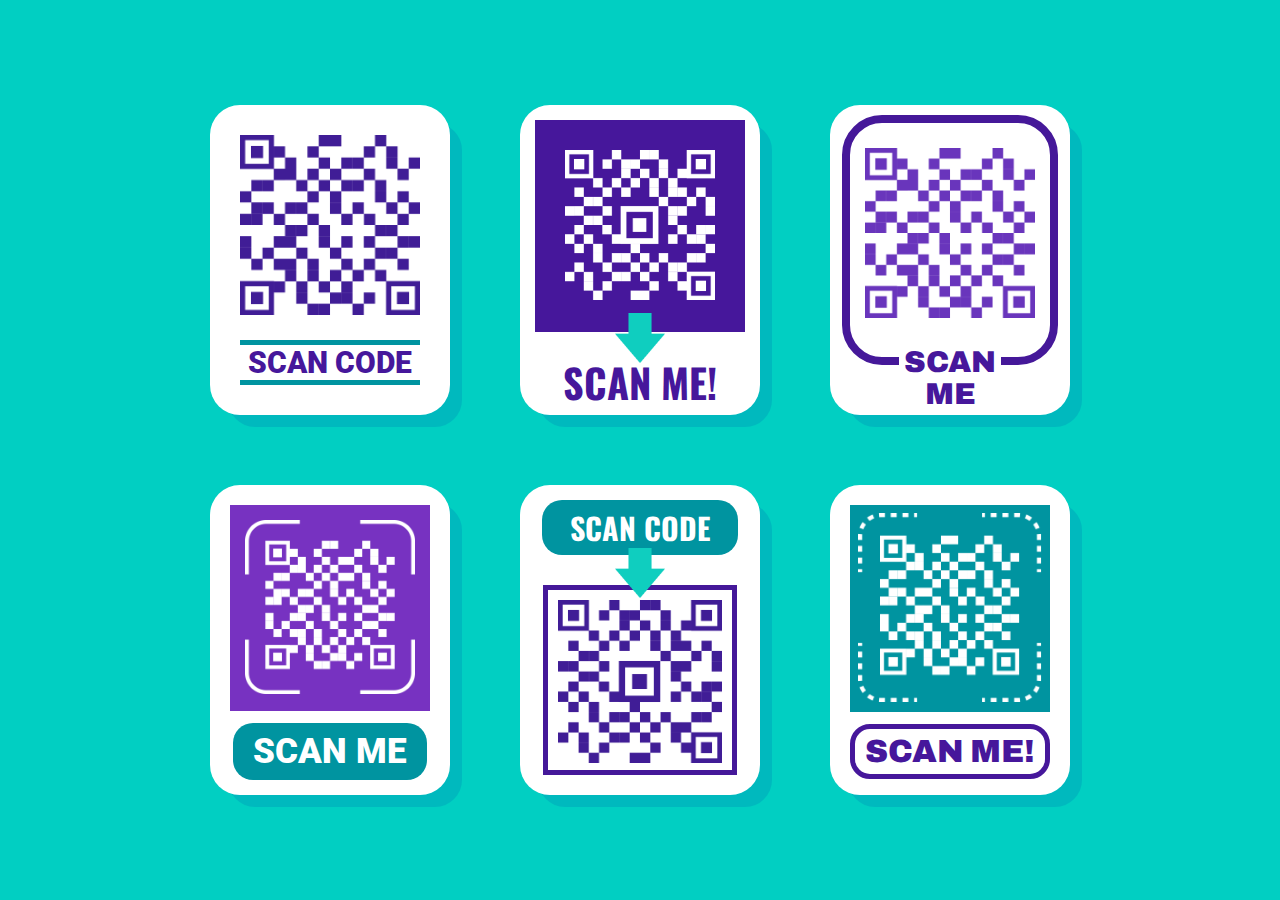
<file: 01-scan-me-stamp-set/index.html>
<!DOCTYPE html>
<html lang="en">
  <head>
    <link rel="preconnect" href="https://fonts.googleapis.com" />
    <link rel="preconnect" href="https://fonts.gstatic.com" crossorigin />
    <meta charset="UTF-8" />
    <meta name="viewport" content="width=device-width, initial-scale=1.0" />
    <title>Random Components #1: Scan Me Stamp Set</title>
    <link rel="stylesheet" href="./style.css" />
    <link rel="icon" type="image/x-icon" href="./assets/favicon.ico" />
    <link
      href="https://fonts.googleapis.com/css2?family=Archivo:wght@900&family=Oswald:wght@700&family=Roboto:wght@900&display=swap"
      rel="stylesheet"
    />
  </head>
  <body>
    <main>
      <div class="card1">
        <img src="./assets/qrcode1.png" />
        <h1>Scan Code</h1>
      </div>

      <div class="card2">
        <div class="boxCard2">
          <img class="card2img" src="./assets/qrcode2.png" />
        </div>
        <img class="arrow" src="./assets/arrow1.png" />
        <h1>Scan me!</h1>
      </div>

      <div class="card3">
        <div id="boxborder">
          <img class="card3img" src="./assets/qrcode3.png" />
        </div>
        <h1>SCAN<br />ME</h1>
      </div>

      <div class="card4">
        <div class="boxCard4">
          <img class="card4img" src="./assets/qrcode4.png" />
        </div>
        <h1>Scan Me</h1>
      </div>
      <div class="card5">
        <h1>SCAN code</h1>
        <div id="boxborder2">
          <img class="card5img" src="./assets/qrcode5.png" />
        </div>
        <img class="arrow2" src="./assets/arrow1.png" />
      </div>

      <div class="card6">
        <div class="boxCard6">
          <img class="card6img" src="./assets/qrcode6.png" />
        </div>
        <h1>Scan Me!</h1>
      </div>
    </main>
  </body>
</html>
</file>
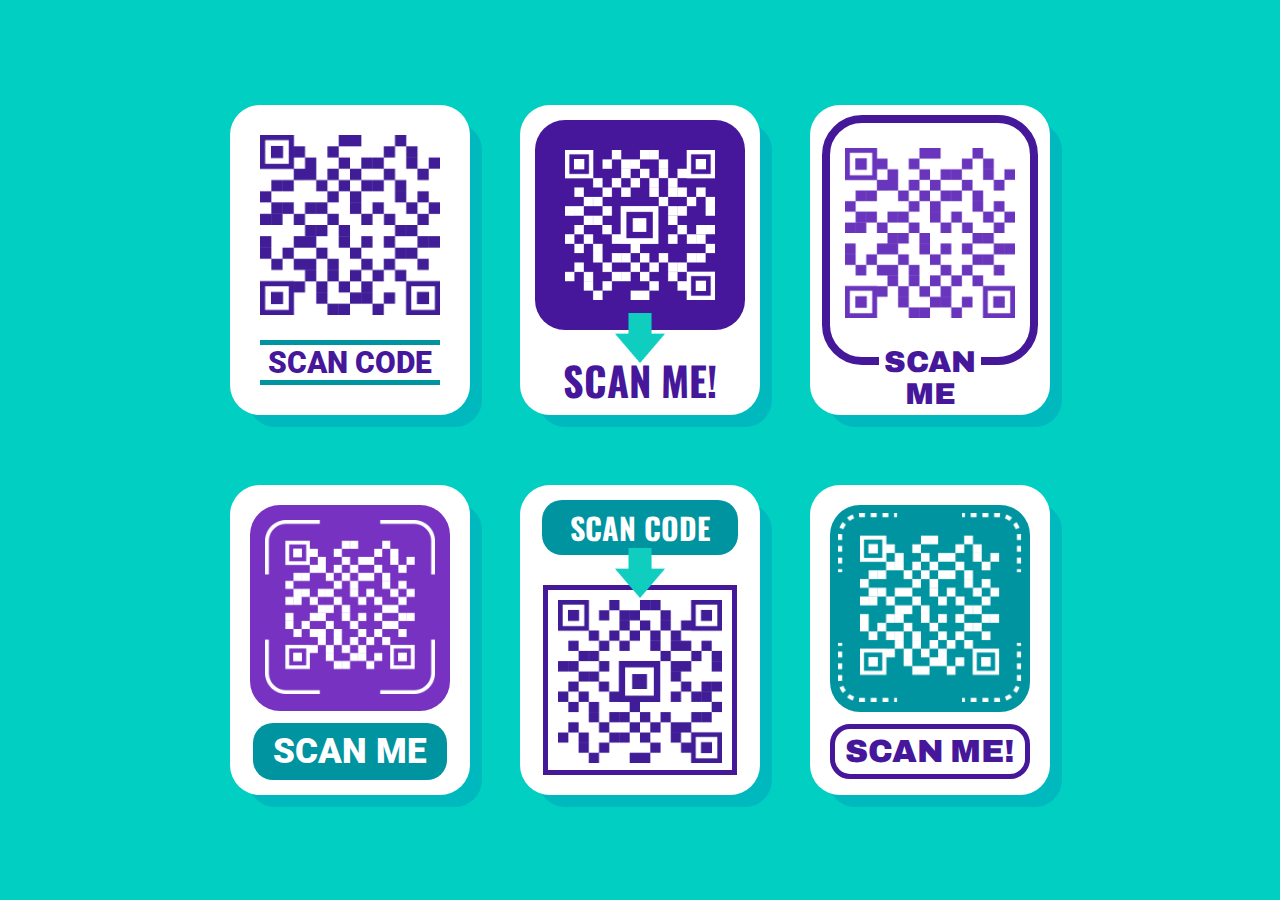
<file: scan-me-stamp-set/index.html>
<!DOCTYPE html>
<html lang="en">
  <head>
    <link rel="preconnect" href="https://fonts.googleapis.com" />
    <link rel="preconnect" href="https://fonts.gstatic.com" crossorigin />
    <meta charset="UTF-8" />
    <meta name="viewport" content="width=device-width, initial-scale=1.0" />
    <title>Scan Me Stamp Set</title>
    <link rel="stylesheet" href="./style.css" />
    <link rel="icon" type="image/x-icon" href="./assets/favicon.ico" />
    <link
      href="https://fonts.googleapis.com/css2?family=Archivo:wght@900&family=Oswald:wght@700&family=Roboto:wght@900&display=swap"
      rel="stylesheet"
    />
  </head>
  <body>
    <main>
      <div id="cardbase" class="card1">
        <img src="./assets/qrcode1.png" />
        <h1>Scan Code</h1>
      </div>

      <div id="cardbase" class="card2">
        <div id="box" class="boxCard2">
          <img class="card2img" src="./assets/qrcode2.png" />
        </div>
        <img class="arrow" src="./assets/arrow1.png" />
        <h1>Scan me!</h1>
      </div>

      <div id="cardbase" class="card3">
        <div id="boxborder">
          <img class="card3img" src="./assets/qrcode3.png" />
        </div>
        <h1>SCAN<br />ME</h1>
      </div>

      <div id="cardbase" class="card4">
        <div id="box" class="boxCard4">
          <img class="card4img" src="./assets/qrcode4.png" />
        </div>
        <h1>Scan Me</h1>
      </div>
      <div id="cardbase" class="card5">
        <h1>SCAN code</h1>
        <div id="boxborder2">
          <img class="card5img" src="./assets/qrcode5.png" />
        </div>
        <img class="arrow2" src="./assets/arrow1.png" />
      </div>

      <div id="cardbase" class="card6">
        <div id="box" class="boxCard6">
          <img class="card6img" src="./assets/qrcode6.png" />
        </div>
        <h1>Scan Me!</h1>
      </div>
    </main>
  </body>
</html>
</file>
<file: 01-scan-me-stamp-set/style.css>
* {
  margin: 0;
  padding: 0;
  box-sizing: border-box;
  -webkit-font-smoothing: antialiased;
  -moz-osx-smoothing: grayscale;
}

:root {
  font-size: 62.5%;
}

body {
  background-color: rgba(1, 207, 194, 1);
  display: flex;
  justify-content: center;
  align-items: center;
  text-align: center;
  min-height: 100vh;
}

main {
  width: 90rem;
  margin: auto;
  display: flex;
  flex-wrap: wrap;
  justify-content: center;
  gap: 3rem;
  row-gap: 5rem;
}

#box {
  width: 100%;
  height: 21rem;
  border-radius: 3rem;
  position: relative;
}

.card1,
.card2,
.card3,
.card4,
.card5,
.card6 {
  width: 24rem;
  height: 31rem;
  display: flex;
  flex-direction: column;
  background-color: #fff;
  border-radius: 3rem;
  box-shadow: 15px 15px 0px -3px rgba(0, 185, 190, 1);
  -webkit-box-shadow: 15px 15px 0px -3px rgba(0, 185, 190, 1);
  -moz-box-shadow: 15px 15px 0px -3px rgba(0, 185, 190, 1);
  margin: 10px 20px;
}

.card1 {
  padding: 3rem;
  display: flex;
  justify-content: space-evenly;
}

.card1 h1 {
  font-family: "Roboto", sans-serif;
  font-weight: 900;
  font-size: 3rem;
  margin-top: 2.5rem;
  text-transform: uppercase;
  color: #46179b;
  border-top: 5px solid #0094a0;
  border-bottom: 5px solid #0094a0;
}

.card2 {
  display: flex;
  padding: 1.5rem;
  position: relative;
}

.boxCard2 {
  background-color: #46179b;
}

.card2img {
  width: 100%;
  padding: 3rem;
}

.arrow {
  width: 5rem;
  height: 5rem;
  position: absolute;
  top: 0;
  bottom: 0;
  margin: auto;
  left: 0;
  right: 0;
  margin-bottom: 5.2rem;
  z-index: 5;
}

.card2 h1 {
  font-family: "Oswald", sans-serif;
  font-weight: 700;
  font-size: 4rem;
  margin-top: 2rem;
  text-transform: uppercase;
  color: #46179b;
}

.card3 {
  display: flex;
  align-items: center;
  position: relative;
}

#boxborder {
  width: 90%;
  height: 25rem;
  background-color: #fff;
  border: 8px solid #451899;
  border-radius: 40px;
  margin-top: 10px;
}

.card3img {
  width: 100%;
  padding: 2.5rem 1.5rem 0;
}

.card3 h1 {
  font-family: "Archivo", sans-serif;
  font-weight: 900;
  font-size: 3rem;
  color: #46179b;
  background-color: #fff;
  padding: 0.5rem;
  position: absolute;
  bottom: 0;
}

.card4 {
  display: flex;
  align-items: center;
  padding: 2rem;
}

.boxCard4 {
  background-color: #7732c1;
}

.card4img {
  width: 100%;
  padding: 1.5rem;
}

.card4 h1 {
  font-family: "Roboto", sans-serif;
  font-weight: 900;
  font-size: 3.5rem;
  margin-top: 1.2rem;
  text-transform: uppercase;
  color: #fff;
  background-color: #0094a0;
  padding: 0.8rem 2rem;
  border-radius: 2rem;
}

.card5 {
  display: flex;
  align-items: center;
  position: relative;
  padding: 1.5rem;
}

#boxborder2 {
  width: 92%;
  height: 19rem;
  background-color: #fff;
  border: 0.5rem solid #451899;
  margin-top: 3rem;
  padding: 1rem 1rem;
}

.card5img {
  width: 100%;
}

.card5 h1 {
  font-family: "Oswald", sans-serif;
  font-weight: 900;
  font-size: 3rem;
  text-transform: uppercase;
  color: #fff;
  background-color: #0094a0;
  padding: 0.5rem 2.8rem;
  border-radius: 2rem;
}

.arrow2 {
  width: 5rem;
  height: 5rem;
  position: absolute;
  top: 0;
  bottom: 0;
  margin: auto;
  left: 0;
  right: 0;
  margin-top: 6.3rem;
  z-index: 0;
}

.card6 {
  display: flex;
  align-items: center;
  padding: 2rem;
}

.boxCard6 {
  background-color: #0094a0;
}

.card6img {
  width: 100%;
  padding: 0.8rem;
}

.card6 h1 {
  font-family: "Archivo", sans-serif;
  font-weight: 900;
  font-size: 3.2rem;
  margin-top: 1.2rem;
  text-transform: uppercase;
  color: #46179b;
  margin: 1.2rem 0px;
  border-radius: 2rem;
  border: 5px solid #46179b;
  padding: 5px 10px;
}

@media screen and (max-width: 850px) {
  body {
    padding: 5rem;
  }
}
</file>
<file: scan-me-stamp-set/style.css>
* {
  margin: 0;
  padding: 0;
  box-sizing: border-box;
  -webkit-font-smoothing: antialiased;
  -moz-osx-smoothing: grayscale;
}

:root {
  font-size: 62.5%;
}

body {
  background-color: rgba(1, 207, 194, 1);
  display: flex;
  justify-content: center;
  align-items: center;
  text-align: center;
  min-height: 100vh;
}

main {
  width: 900px;
  margin: auto;
  display: flex;
  flex-wrap: wrap;
  justify-content: center;
  gap: 10px;
  row-gap: 50px;
}

#cardbase {
  width: 240px;
  height: 310px;
  display: flex;
  flex-direction: column;
  background-color: #fff;
  border-radius: 30px;
  box-shadow: 15px 15px 0px -3px rgba(0, 185, 190, 1);
  -webkit-box-shadow: 15px 15px 0px -3px rgba(0, 185, 190, 1);
  -moz-box-shadow: 15px 15px 0px -3px rgba(0, 185, 190, 1);
  margin: 10px 20px;
}

#box {
  width: 100%;
  height: 210px;
  border-radius: 30px;
  position: relative;
}

.card1 {
  padding: 30px;
  display: flex;
  justify-content: space-evenly;
}

.card1 h1 {
  font-family: "Roboto", sans-serif;
  font-weight: 900;
  font-size: 30px;
  margin-top: 25px;
  text-transform: uppercase;
  color: #46179b;
  border-top: 5px solid #0094a0;
  border-bottom: 5px solid #0094a0;
}

.card2 {
  display: flex;
  padding: 15px;
  position: relative;
}

.boxCard2 {
  background-color: #46179b;
}

.card2img {
  width: 100%;
  padding: 30px;
}

.arrow {
  width: 50px;
  height: 50px;
  position: absolute;
  top: 0;
  bottom: 0;
  margin: auto;
  left: 0;
  right: 0;
  margin-bottom: 52px;
  z-index: 5;
}

.card2 h1 {
  font-family: "Oswald", sans-serif;
  font-weight: 700;
  font-size: 40px;
  margin-top: 20px;
  text-transform: uppercase;
  color: #46179b;
}

.card3 {
  display: flex;
  align-items: center;
  position: relative;
}

#boxborder {
  width: 90%;
  height: 250px;
  background-color: #fff;
  border: 8px solid #451899;
  border-radius: 40px;
  margin-top: 10px;
}

.card3img {
  width: 100%;
  padding: 25px 15px 0;
}

.card3 h1 {
  font-family: "Archivo", sans-serif;
  font-weight: 900;
  font-size: 30px;
  color: #46179b;
  background-color: #fff;
  padding: 5px;
  position: absolute;
  bottom: 0;
}

.card4 {
  display: flex;
  align-items: center;
  padding: 20px;
}

.boxCard4 {
  background-color: #7732c1;
}

.card4img {
  width: 100%;
  padding: 15px;
}

.card4 h1 {
  font-family: "Roboto", sans-serif;
  font-weight: 900;
  font-size: 35px;
  margin-top: 12px;
  text-transform: uppercase;
  color: #fff;
  background-color: #0094a0;
  padding: 8px 20px;
  border-radius: 20px;
}

.card5 {
  display: flex;
  align-items: center;
  position: relative;
  padding: 15px;
}

#boxborder2 {
  width: 92%;
  height: 190px;
  background-color: #fff;
  border: 5px solid #451899;
  margin-top: 30px;
  padding: 10px 10px;
}

.card5img {
  width: 100%;
}

.card5 h1 {
  font-family: "Oswald", sans-serif;
  font-weight: 900;
  font-size: 30px;
  text-transform: uppercase;
  color: #fff;
  background-color: #0094a0;
  padding: 5px 28px;
  border-radius: 20px;
}

.arrow2 {
  width: 50px;
  height: 50px;
  position: absolute;
  top: 0;
  bottom: 0;
  margin: auto;
  left: 0;
  right: 0;
  margin-top: 63px;
  z-index: 0;
}

.card6 {
  display: flex;
  align-items: center;
  padding: 20px;
}

.boxCard6 {
  background-color: #0094a0;
}

.card6img {
  width: 100%;
  padding: 8px;
}

.card6 h1 {
  font-family: "Archivo", sans-serif;
  font-weight: 900;
  font-size: 32px;
  margin-top: 12px;
  text-transform: uppercase;
  color: #46179b;
  margin: 12px 0px;
  border-radius: 20px;
  border: 5px solid #46179b;
  padding: 5px 10px;
}

@media screen and (max-width: 850px) {
  body {
    padding: 100px;
  }
}
</file>
